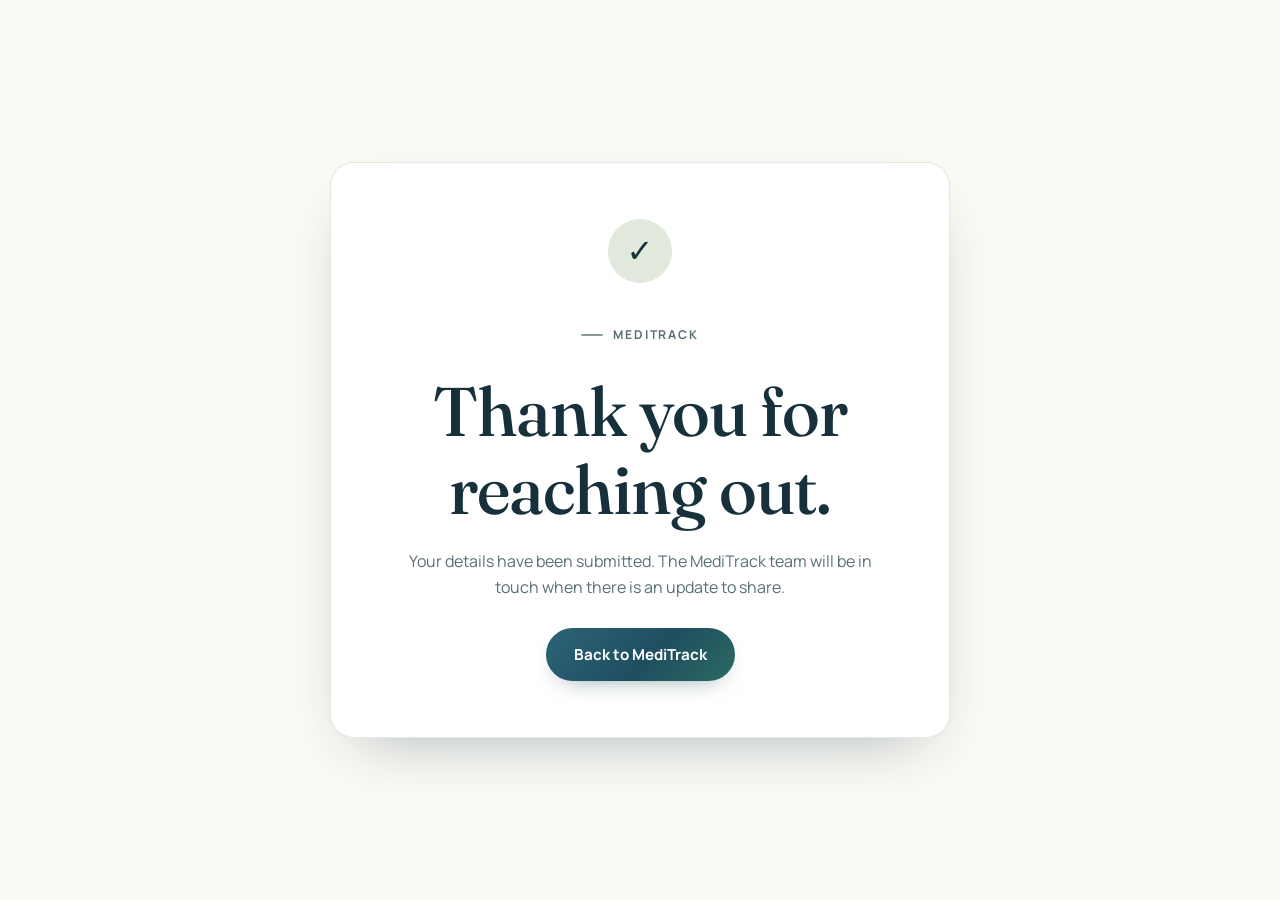
<file: thank-you.html>
<!doctype html>
<html lang="en">
<head>
  <meta charset="utf-8">
  <meta name="viewport" content="width=device-width, initial-scale=1">
  <meta name="theme-color" content="#143642">
  <title>Thank you — MediTrack</title>
  <link rel="icon" type="image/svg+xml" href="images/logo.svg">
  <link rel="preconnect" href="https://fonts.googleapis.com">
  <link rel="preconnect" href="https://fonts.gstatic.com" crossorigin>
  <link href="https://fonts.googleapis.com/css2?family=Fraunces:opsz,wght@9..144,500;9..144,600&family=Manrope:wght@400;500;600;700&display=swap" rel="stylesheet">
  <link rel="stylesheet" href="styles.css">
  <style>
    .thanks { min-height: 100vh; display: grid; place-items: center; padding: 32px 0; }
    .thanks__card { max-width: 620px; text-align: center; background: #fff; border: 1px solid var(--line); border-radius: 24px; padding: clamp(28px, 6vw, 56px); box-shadow: var(--shadow); }
    .thanks__mark { width: 64px; height: 64px; margin: 0 auto 24px; border-radius: 50%; display: grid; place-items: center; background: var(--sage-l); color: var(--teal); font-size: 2rem; }
    .thanks p { color: var(--muted); margin: 18px 0 28px; }
  </style>
</head>
<body>
  <main class="thanks">
    <section class="thanks__card">
      <div class="thanks__mark" aria-hidden="true">✓</div>
      <p class="eyebrow">MediTrack</p>
      <h1>Thank you for reaching out.</h1>
      <p>Your details have been submitted. The MediTrack team will be in touch when there is an update to share.</p>
      <a class="btn" href="/">Back to MediTrack</a>
    </section>
  </main>
</body>
</html>
</file>
<file: styles.css>
/* Layout: airy flow. Hero split with an interactive phone; tint band for the pill-box demo; deep teal band for the stepper; FAQ accordion; form + footer. */
:root{
  --bg:#fbfaf5; --paper:#ffffff; --tint:#f0f4ee; --card:#f8f7f1;
  --ink:#16313b; --muted:#587076; --line:#e3e8e0;
  --brand:#1f4e5f; --brand-2:#3f7f87; --sage:#7f9e7c; --sage-l:#e0e9dc; --eyebrow:#587a55;
  --btn-grad:linear-gradient(135deg,#2c6477 0%,#1f4e5f 55%,#2b6a63 100%); --btn-fg:#ffffff; --btn-shadow:rgba(20,54,66,.55);
  --ghost-line:#b9c7c9;
  --stat-grad:linear-gradient(135deg,#1f4e5f 0%,#2b6a63 100%);
  --band:#143642; --band-2:#0f2c37; --band-fg:#e9f0ee; --band-muted:#bdd0cd; --band-accent:#a9c2a6; --band-card:rgba(255,255,255,.06); --band-line:rgba(255,255,255,.16);
  --warn:#9a5f1b; --warn-bg:#f8ead4;
  --shadow:0 24px 60px -28px rgba(20,54,66,.38); --shadow-sm:0 8px 24px -16px rgba(20,54,66,.35);
  --radius:24px; --ease:cubic-bezier(.22,.7,.2,1);
  --display:"Fraunces",Georgia,serif; --body:"Manrope",system-ui,-apple-system,"Segoe UI",sans-serif;
  --logo:url("images/logo.png");
}
@media (prefers-color-scheme: dark){
  :root:not([data-theme="light"]){
    --bg:#0d1d24; --paper:#14303a; --tint:#102831; --card:#1a3844;
    --ink:#e9f0ec; --muted:#9db3b6; --line:#25444f;
    --brand:#d3e3d0; --brand-2:#82c3c4; --sage:#9bb998; --sage-l:#234350; --eyebrow:#a9c2a6;
    --btn-grad:linear-gradient(135deg,#b2cdaf 0%,#9bb998 60%,#8fc0b8 100%); --btn-fg:#0d1d24; --btn-shadow:rgba(0,0,0,.6);
    --ghost-line:#3a5b66;
    --stat-grad:linear-gradient(135deg,#1b4150 0%,#245a58 100%);
    --band:#0a171c; --band-2:#071218; --band-muted:#a9bfc1;
    --warn:#e3b676; --warn-bg:#3b2f1d;
    --shadow:0 24px 60px -28px rgba(0,0,0,.75); --shadow-sm:0 8px 24px -16px rgba(0,0,0,.7);
    color-scheme:dark;
  }
}
:root[data-theme="dark"]{
  --bg:#0d1d24; --paper:#14303a; --tint:#102831; --card:#1a3844;
  --ink:#e9f0ec; --muted:#9db3b6; --line:#25444f;
  --brand:#d3e3d0; --brand-2:#82c3c4; --sage:#9bb998; --sage-l:#234350; --eyebrow:#a9c2a6;
  --btn-grad:linear-gradient(135deg,#b2cdaf 0%,#9bb998 60%,#8fc0b8 100%); --btn-fg:#0d1d24; --btn-shadow:rgba(0,0,0,.6);
  --ghost-line:#3a5b66;
  --stat-grad:linear-gradient(135deg,#1b4150 0%,#245a58 100%);
  --band:#0a171c; --band-2:#071218; --band-muted:#a9bfc1;
  --warn:#e3b676; --warn-bg:#3b2f1d;
  --shadow:0 24px 60px -28px rgba(0,0,0,.75); --shadow-sm:0 8px 24px -16px rgba(0,0,0,.7);
  color-scheme:dark;
}
*{box-sizing:border-box;margin:0;padding:0}
html{scroll-behavior:smooth;scroll-padding-top:90px}
body{font-family:var(--body);font-size:16px;color:var(--ink);background:var(--bg);line-height:1.65;-webkit-font-smoothing:antialiased;overflow-x:clip;transition:background .4s,color .4s}
body::before{content:"";position:fixed;inset:0 0 auto;height:env(safe-area-inset-top,0px);z-index:80;background:var(--bg)}
a{color:inherit;text-decoration:none}
button{font:inherit;color:inherit}
:focus-visible{outline:2px solid var(--brand-2);outline-offset:3px;border-radius:8px}
.container{width:100%;max-width:1180px;margin-inline:auto;padding-left:max(20px,env(safe-area-inset-left,0px));padding-right:max(20px,env(safe-area-inset-right,0px))}
h1,h2,h3{font-family:var(--display);font-weight:500;line-height:1.14;letter-spacing:-.015em;text-wrap:balance}
h1{font-size:clamp(2.4rem,5.6vw,4.3rem)}
h1 em{font-style:italic;background:linear-gradient(100deg,var(--sage),var(--brand-2));-webkit-background-clip:text;background-clip:text;color:transparent;padding-right:.06em}
h2{font-size:clamp(1.8rem,3.5vw,2.7rem)}
h3{font-size:1.25rem}
.eyebrow{display:inline-flex;align-items:center;gap:10px;font-size:.76rem;letter-spacing:.16em;text-transform:uppercase;font-weight:700;color:var(--eyebrow);margin-bottom:16px}
.eyebrow::before{content:"";width:22px;height:2px;border-radius:2px;background:currentColor;opacity:.7}
.lead{font-size:1.1rem;color:var(--muted);max-width:56ch;margin-top:18px}

/* Scroll progress */
.scrollbar{position:fixed;top:env(safe-area-inset-top,0px);left:0;right:0;height:3px;z-index:90;pointer-events:none}
.scrollbar span{display:block;height:100%;width:100%;transform-origin:left;transform:scaleX(var(--p,0));background:linear-gradient(90deg,var(--sage),var(--brand-2))}

/* Buttons */
.btn{position:relative;overflow:hidden;display:inline-flex;align-items:center;justify-content:center;gap:10px;padding:14px 28px;border-radius:999px;background:var(--btn-grad);color:var(--btn-fg);font-weight:700;font-size:.95rem;border:0;cursor:pointer;box-shadow:0 10px 24px -14px var(--btn-shadow);transition:transform .35s var(--ease),box-shadow .35s var(--ease),filter .3s}
.btn:hover{transform:translateY(-3px);box-shadow:0 18px 30px -14px var(--btn-shadow);filter:brightness(1.06)}
.btn:active{transform:translateY(-1px) scale(.98)}
.btn svg{width:16px;height:16px;fill:none;stroke:currentColor;stroke-width:2;stroke-linecap:round;stroke-linejoin:round;transition:transform .35s var(--ease)}
.btn:hover svg{transform:translateX(4px)}
.btn--ghost{background:transparent;color:var(--brand);box-shadow:inset 0 0 0 1.5px var(--ghost-line)}
.btn--ghost:hover{background:var(--paper);filter:none;box-shadow:inset 0 0 0 1.5px var(--brand-2),var(--shadow-sm)}
.btn--small{padding:10px 20px;font-size:.88rem}
.btn[disabled]{opacity:.75;cursor:progress}
.ripple{position:absolute;border-radius:50%;background:currentColor;opacity:.22;transform:scale(0);pointer-events:none;animation:ripple .65s var(--ease) forwards}
@keyframes ripple{to{transform:scale(1);opacity:0}}
.spinner{width:16px;height:16px;border-radius:50%;border:2px solid currentColor;border-right-color:transparent;animation:spin .7s linear infinite}
@keyframes spin{to{transform:rotate(360deg)}}

/* Nav */
.nav{position:fixed;top:env(safe-area-inset-top,0px);left:0;right:0;z-index:70;transition:background .35s,box-shadow .35s}
.nav.scrolled{background:color-mix(in srgb,var(--bg) 86%,transparent);backdrop-filter:blur(16px);-webkit-backdrop-filter:blur(16px);box-shadow:0 1px 0 var(--line)}
.nav__inner{display:flex;align-items:center;justify-content:space-between;height:78px}
.brand{display:flex;align-items:center;gap:12px}
.logo{width:52px;height:52px;flex:none;border-radius:15px;background-color:#fbfaf5;background-image:var(--logo);background-size:contain;background-position:center;background-repeat:no-repeat;box-shadow:0 6px 16px -10px rgba(20,54,66,.5);transition:transform .5s var(--ease)}
.brand:hover .logo{transform:rotate(-6deg) scale(1.05)}
.brand__name{font-weight:800;font-size:1.15rem;color:var(--brand);letter-spacing:-.01em}
.brand__name span{color:var(--sage)}
.nav__links{display:flex;align-items:center;gap:26px;font-size:.92rem;font-weight:600}
.nav__links a:not(.btn){position:relative;color:var(--muted);transition:color .25s;padding-block:6px}
.nav__links a:not(.btn)::after{content:"";position:absolute;left:0;bottom:0;width:100%;height:2px;border-radius:2px;background:var(--sage);transform:scaleX(0);transform-origin:left;transition:transform .35s var(--ease)}
.nav__links a:not(.btn):hover,.nav__links a.active{color:var(--ink)}
.nav__links a:not(.btn):hover::after,.nav__links a.active::after{transform:scaleX(1)}
.icon-btn{width:42px;height:42px;border-radius:50%;border:1px solid var(--line);background:var(--paper);display:grid;place-items:center;cursor:pointer;transition:transform .35s var(--ease),border-color .3s,box-shadow .3s}
.icon-btn:hover{transform:rotate(18deg) scale(1.06);border-color:var(--brand-2);box-shadow:var(--shadow-sm)}
.icon-btn svg{width:19px;height:19px;fill:none;stroke:var(--brand);stroke-width:1.8;stroke-linecap:round;stroke-linejoin:round}
.icon-btn .moon{display:none}
:root[data-theme="dark"] .icon-btn .sun{display:none}
:root[data-theme="dark"] .icon-btn .moon{display:block}
@media (prefers-color-scheme: dark){
  :root:not([data-theme="light"]) .icon-btn .sun{display:none}
  :root:not([data-theme="light"]) .icon-btn .moon{display:block}
}
.nav__toggle{display:none;background:none;border:0;width:44px;height:44px;cursor:pointer;position:relative}
.nav__toggle span{position:absolute;left:11px;right:11px;height:2px;background:var(--brand);transition:transform .3s var(--ease),top .3s var(--ease)}
.nav__toggle span:first-child{top:18px}.nav__toggle span:last-child{top:26px}
.nav__toggle[aria-expanded="true"] span:first-child{top:22px;transform:rotate(45deg)}
.nav__toggle[aria-expanded="true"] span:last-child{top:22px;transform:rotate(-45deg)}

/* Hero */
.hero{position:relative;padding:158px 0 104px;overflow:hidden}
.blob{position:absolute;border-radius:50%;pointer-events:none;filter:blur(8px)}
.blob--a{right:-14%;top:-12%;width:62vw;height:62vw;max-width:780px;max-height:780px;background:radial-gradient(circle,color-mix(in srgb,var(--sage) 34%,transparent),transparent 68%);animation:drift 18s ease-in-out infinite}
.blob--b{left:-18%;bottom:-30%;width:50vw;height:50vw;max-width:620px;max-height:620px;background:radial-gradient(circle,color-mix(in srgb,var(--brand-2) 20%,transparent),transparent 68%);animation:drift 22s ease-in-out infinite reverse}
@keyframes drift{50%{transform:translate(-28px,22px) scale(1.05)}}
.hero__grid{display:grid;grid-template-columns:1.1fr .9fr;gap:60px;align-items:center;position:relative}
.hero__grid>*,.about>*,.cta>*,.stepper>*,.lab>*,.footer__grid>*{min-width:0}
.hero__cta{display:flex;flex-wrap:wrap;gap:14px;margin-top:36px}
.hero__tag{margin-top:44px;font-size:.76rem;letter-spacing:.2em;text-transform:uppercase;color:var(--muted);display:flex;align-items:center;gap:14px;flex-wrap:wrap;font-weight:600}
.hero__tag i{width:5px;height:5px;border-radius:50%;background:var(--sage);display:inline-block}

/* Interactive phone */
.hero__visual{position:relative;display:flex;justify-content:center;padding:22px 0}
.phone{width:min(330px,100%);background:var(--paper);border-radius:40px;padding:22px 18px 24px;box-shadow:var(--shadow),0 0 0 1px var(--line);display:grid;gap:14px;animation:float 8s ease-in-out infinite;transition:box-shadow .4s}
.phone:hover{animation-play-state:paused;box-shadow:0 34px 70px -28px rgba(20,54,66,.5),0 0 0 1px var(--line)}
.phone__bar{display:flex;align-items:center;justify-content:space-between;color:var(--brand);padding:0 4px}
.phone__bar .dot{width:22px;height:3px;background:var(--brand);border-radius:2px;box-shadow:0 6px 0 var(--brand),0 -6px 0 var(--brand)}
.phone__bar .bell{position:relative;width:18px;height:18px;border:2px solid var(--brand);border-radius:9px 9px 3px 3px;transform-origin:50% 0;animation:ring 5s ease-in-out infinite 2s}
.phone__bar .bell::after{content:"";position:absolute;right:-5px;top:-5px;width:8px;height:8px;border-radius:50%;background:var(--sage);box-shadow:0 0 0 2px var(--paper)}
@keyframes ring{0%,8%,100%{transform:rotate(0)}2%{transform:rotate(14deg)}4%{transform:rotate(-12deg)}6%{transform:rotate(8deg)}}
.card{background:var(--card);border-radius:18px;padding:16px;font-size:.9rem}
.card--greet{background:linear-gradient(135deg,var(--sage-l),color-mix(in srgb,var(--sage-l) 40%,var(--card)))}
.muted{color:var(--muted);font-size:.82rem}
.row{display:flex;justify-content:space-between;margin-bottom:10px}
.link{font-size:.8rem;color:var(--brand);font-weight:700}
.med{display:flex;gap:12px;align-items:center}
.pill{width:46px;height:46px;border-radius:14px;background:var(--paper);position:relative;flex:none;box-shadow:var(--shadow-sm)}
.pill::after{content:"";position:absolute;inset:13px 8px;border-radius:10px;background:linear-gradient(90deg,var(--sage) 50%,#f1efe6 50%);transform:rotate(-35deg);transition:transform .6s var(--ease)}
.phone:hover .pill::after{transform:rotate(145deg)}
.take{margin-top:12px;width:100%;display:flex;align-items:center;justify-content:center;gap:8px;background:var(--btn-grad);color:var(--btn-fg);border:0;padding:11px;border-radius:14px;font-weight:700;font-size:.86rem;cursor:pointer;transition:transform .3s var(--ease),filter .3s}
.take:hover{filter:brightness(1.07);transform:translateY(-1px)}
.take:active{transform:scale(.97)}
.take svg{width:16px;height:16px;fill:none;stroke:currentColor;stroke-width:2.4;stroke-linecap:round;stroke-linejoin:round;display:none}
.take.done{background:var(--sage-l);color:var(--brand);box-shadow:inset 0 0 0 1.5px var(--sage)}
.take.done svg{display:block;stroke-dasharray:24;animation:draw .5s var(--ease) both}
@keyframes draw{from{stroke-dashoffset:24}}
.card--row{display:flex;justify-content:space-between;align-items:center;gap:12px}
.big{font-family:var(--display);font-size:1.6rem;font-variant-numeric:tabular-nums}
.progress{width:84px;height:8px;background:var(--sage-l);border-radius:8px;overflow:hidden;box-shadow:inset 0 0 0 1px var(--line)}
.progress span{display:block;height:100%;width:50%;background:linear-gradient(90deg,var(--sage),var(--brand-2));border-radius:8px;transition:width .8s var(--ease);animation:grow 1.6s var(--ease) .6s backwards}
.chip{position:absolute;background:var(--paper);padding:10px 16px;border-radius:999px;font-size:.8rem;font-weight:700;box-shadow:var(--shadow);border:1px solid var(--line);color:var(--brand);transition:transform .4s var(--ease)}
.chip--a{top:3%;right:-2%;animation:float 6s ease-in-out infinite .6s}
.chip--b{bottom:9%;left:-3%;animation:float 8s ease-in-out infinite 1s}
.chip__dot{display:inline-block;width:8px;height:8px;background:var(--sage);border-radius:50%;margin-right:8px;box-shadow:0 0 0 0 color-mix(in srgb,var(--sage) 60%,transparent);animation:pulse 2s infinite}
@keyframes pulse{70%{box-shadow:0 0 0 9px transparent}100%{box-shadow:0 0 0 0 transparent}}
.hint{position:absolute;bottom:-4px;left:50%;transform:translateX(-50%);font-size:.74rem;color:var(--muted);white-space:nowrap;font-weight:600}
@keyframes float{50%{transform:translateY(-10px)}}
@keyframes grow{from{width:0}}
@keyframes fade{from{opacity:0}}

/* Sections */
.section{padding-block:108px}
.section--tint{background:var(--tint)}
.section--dark{background:radial-gradient(120% 90% at 85% 0%,var(--band) 0%,var(--band-2) 100%);color:var(--band-fg)}
.section--dark .eyebrow{color:var(--band-accent)}
.section__head{max-width:700px;margin-bottom:56px}
.grid{display:grid;gap:22px}
.grid--3{grid-template-columns:repeat(3,minmax(0,1fr))}

/* Cards with cursor spotlight */
.tile,.feature{position:relative;overflow:hidden;background:var(--paper);border:1px solid var(--line);border-radius:var(--radius);padding:32px;transition:transform .45s var(--ease),box-shadow .45s var(--ease),border-color .3s}
.tile::before,.feature::before{content:"";position:absolute;inset:0;z-index:0;pointer-events:none;opacity:0;transition:opacity .4s;background:radial-gradient(320px circle at var(--mx,50%) var(--my,50%),color-mix(in srgb,var(--sage) 22%,transparent),transparent 70%)}
.tile:hover::before,.feature:hover::before{opacity:1}
.tile>*,.feature>*{position:relative;z-index:1}
.tile:hover,.feature:hover{transform:translateY(-6px);box-shadow:var(--shadow);border-color:color-mix(in srgb,var(--sage) 55%,var(--line))}
.tile h3,.feature h3{margin-bottom:10px}
.tile p,.feature p{color:var(--muted);font-size:.97rem}
.tile__n{display:inline-grid;place-items:center;width:38px;height:38px;border-radius:12px;background:var(--sage-l);color:var(--brand);font-family:var(--display);font-size:1.1rem;margin-bottom:18px}
.icon{width:54px;height:54px;border-radius:16px;background:var(--sage-l);display:grid;place-items:center;margin-bottom:22px;transition:background .35s,transform .5s var(--ease)}
.icon svg{width:25px;height:25px;fill:none;stroke:var(--brand);stroke-width:1.7;stroke-linecap:round;stroke-linejoin:round;transition:stroke .3s}
.feature:hover .icon{background:var(--btn-grad);transform:rotate(-6deg) scale(1.06)}
.feature:hover .icon svg{stroke:var(--btn-fg)}
.more{margin-top:18px;display:inline-flex;align-items:center;gap:8px;background:none;border:0;cursor:pointer;color:var(--brand);font-weight:700;font-size:.88rem;padding:6px 0}
.more svg{width:15px;height:15px;fill:none;stroke:currentColor;stroke-width:2;stroke-linecap:round;stroke-linejoin:round;transition:transform .35s var(--ease)}
.more:hover svg{transform:translateX(5px)}

.stat{display:flex;align-items:center;gap:40px;background:var(--stat-grad);color:#fff;border-radius:var(--radius);padding:44px 48px;margin-bottom:22px;box-shadow:var(--shadow);position:relative;overflow:hidden}
.stat::after{content:"";position:absolute;right:-60px;top:-80px;width:280px;height:280px;border-radius:50%;background:radial-gradient(circle,rgba(255,255,255,.14),transparent 70%)}
.stat__num{font-family:var(--display);font-size:clamp(3.4rem,7.5vw,5.4rem);line-height:1;color:#d4e6d0;font-variant-numeric:tabular-nums;min-width:2.6ch}
.stat p{font-size:1.15rem;max-width:46ch;position:relative;z-index:1}
.stat small{display:flex;align-items:center;gap:8px;margin-top:12px;opacity:.85;font-size:.8rem}

/* Tooltips */
.tip{position:relative;display:inline-grid;place-items:center;width:20px;height:20px;border-radius:50%;border:1px solid currentColor;background:none;cursor:help;font-size:.7rem;font-weight:800;font-family:var(--body);flex:none;opacity:.85}
.tip::after{content:attr(data-tip);display:none;position:absolute;bottom:calc(100% + 10px);left:-8px;width:max-content;max-width:min(230px,70vw);background:var(--ink);color:var(--bg);padding:9px 13px;border-radius:12px;font-size:.78rem;font-weight:600;line-height:1.45;text-align:left;pointer-events:none;z-index:20}
.tip--end::after{left:auto;right:-8px}
.tip:hover::after,.tip:focus-visible::after{display:block;animation:tipIn .3s var(--ease) both}
@keyframes tipIn{from{opacity:0;transform:translateY(5px)}}

/* Pill-box lab */
.lab{display:grid;grid-template-columns:1.4fr .6fr;gap:24px;align-items:stretch}
.lab__box{background:var(--paper);border:1px solid var(--line);border-radius:var(--radius);padding:28px;box-shadow:var(--shadow)}
.lab__tag{display:inline-block;margin-bottom:18px;padding:5px 12px;border-radius:999px;background:var(--sage-l);color:var(--brand);font-size:.74rem;font-weight:800;letter-spacing:.06em;text-transform:uppercase}
.pillbox{display:grid;grid-template-columns:auto repeat(7,minmax(0,1fr));gap:8px;align-items:center}
.pillbox__day{text-align:center;font-size:.74rem;font-weight:800;letter-spacing:.08em;text-transform:uppercase;color:var(--muted)}
.pillbox__time{font-size:.74rem;font-weight:700;color:var(--muted);padding-right:6px}
.slot{aspect-ratio:1;min-width:0;width:100%;border-radius:14px;border:1.5px dashed var(--ghost-line);background:var(--card);cursor:pointer;display:grid;place-items:center;transition:transform .3s var(--ease),background .3s,border-color .3s,box-shadow .3s}
.slot:hover{transform:translateY(-3px) scale(1.06);border-color:var(--brand-2);box-shadow:var(--shadow-sm)}
.slot svg{width:52%;height:52%;fill:none;stroke:currentColor;stroke-width:2.6;stroke-linecap:round;stroke-linejoin:round;opacity:0;transform:scale(.4);transition:opacity .3s,transform .4s var(--ease)}
.slot[data-state="taken"]{border-style:solid;border-color:transparent;background:var(--btn-grad);color:var(--btn-fg)}
.slot[data-state="taken"] svg{opacity:1;transform:none}
.slot[data-state="missed"]{border-style:solid;border-color:color-mix(in srgb,var(--warn) 50%,transparent);background:var(--warn-bg);color:var(--warn)}
.slot[data-state="missed"] svg{opacity:1;transform:none}
.slot .x{display:none}
.slot[data-state="missed"] .x{display:block}
.slot[data-state="missed"] .ok{display:none}
.legend{display:flex;flex-wrap:wrap;gap:8px 20px;margin-top:22px;font-size:.8rem;color:var(--muted);font-weight:600}
.legend span{display:inline-flex;align-items:center;gap:8px}
.legend i{width:14px;height:14px;border-radius:5px;display:inline-block;border:1.5px dashed var(--ghost-line)}
.legend .l-taken{background:var(--btn-grad);border:0}
.legend .l-missed{background:var(--warn-bg);border:1.5px solid color-mix(in srgb,var(--warn) 50%,transparent)}
.lab__side{background:var(--paper);border:1px solid var(--line);border-radius:var(--radius);padding:28px;display:flex;flex-direction:column;align-items:center;justify-content:center;gap:18px;text-align:center}
.ring{position:relative;width:min(190px,100%);aspect-ratio:1}
.ring svg{width:100%;height:100%;transform:rotate(-90deg)}
.ring circle{fill:none;stroke-width:11;stroke-linecap:round}
.ring .bg{stroke:var(--sage-l)}
.ring .fg{stroke:url(#ringGrad);stroke-dasharray:327;stroke-dashoffset:327;transition:stroke-dashoffset 1s var(--ease)}
.ring__text{position:absolute;inset:0;display:grid;place-content:center;gap:2px}
.ring__text b{font-family:var(--display);font-size:2.6rem;font-weight:500;line-height:1;font-variant-numeric:tabular-nums}
.ring__text span{font-size:.76rem;color:var(--muted);font-weight:600}
.lab__msg{font-size:.95rem;color:var(--muted);min-height:3em}
.lab__msg b{color:var(--ink)}

/* Stepper */
.stepper{display:grid;grid-template-columns:.85fr 1.15fr;gap:48px;align-items:start}
.tabs{display:grid;gap:10px}
.tab{display:flex;align-items:center;gap:16px;text-align:left;padding:18px 20px;border-radius:18px;border:1px solid transparent;background:transparent;cursor:pointer;color:var(--band-muted);transition:background .3s,border-color .3s,color .3s,transform .35s var(--ease)}
.tab:hover{background:var(--band-card);transform:translateX(4px)}
.tab[aria-selected="true"]{background:var(--band-card);border-color:var(--band-line);color:#fff}
.tab__n{flex:none;width:40px;height:40px;border-radius:50%;display:grid;place-items:center;font-family:var(--display);font-size:1.05rem;border:1px solid var(--band-line);transition:background .3s,color .3s,border-color .3s}
.tab[aria-selected="true"] .tab__n{background:var(--band-accent);color:#0f2c37;border-color:transparent}
.tab b{display:block;font-family:var(--display);font-weight:500;font-size:1.12rem}
.tab small{display:block;font-size:.86rem;opacity:.85;line-height:1.4;margin-top:2px}
.stepper__bar{height:3px;border-radius:3px;background:var(--band-line);margin-top:18px;overflow:hidden}
.stepper__bar span{display:block;height:100%;width:25%;background:var(--band-accent);border-radius:3px;transition:width .6s var(--ease)}
.panel{background:var(--band-card);border:1px solid var(--band-line);border-radius:var(--radius);padding:34px;min-height:340px;display:grid;align-content:center;gap:22px}
.panel[hidden]{display:none}
.panel.in{animation:panelIn .6s var(--ease) both}
@keyframes panelIn{from{opacity:0;transform:translateY(14px)}}
.panel h3{color:#fff}
.panel>p{color:var(--band-muted);max-width:46ch}
.mini{background:var(--paper);color:var(--ink);border-radius:20px;padding:18px;display:grid;gap:10px;box-shadow:0 20px 40px -24px rgba(0,0,0,.6)}
.mini__row{display:flex;align-items:center;gap:12px;padding:10px 12px;border-radius:14px;background:var(--card);font-size:.88rem}
.mini__row b{font-weight:700}
.mini__row span{margin-left:auto;color:var(--muted);font-size:.8rem;font-variant-numeric:tabular-nums}
.mini__dot{width:10px;height:10px;border-radius:50%;background:var(--sage);flex:none}
.mini__dot.warn{background:var(--warn)}
.wave{display:flex;align-items:center;gap:3px;height:22px}
.wave i{width:3px;border-radius:3px;background:var(--brand-2);height:30%;animation:wave 1.1s ease-in-out infinite}
.wave i:nth-child(2){animation-delay:.12s}.wave i:nth-child(3){animation-delay:.24s}.wave i:nth-child(4){animation-delay:.36s}.wave i:nth-child(5){animation-delay:.48s}.wave i:nth-child(6){animation-delay:.6s}
@keyframes wave{50%{height:100%}}

/* About */
.about{display:grid;grid-template-columns:1.1fr .9fr;gap:64px;align-items:center}
.about p:not(.eyebrow){color:var(--muted);margin-top:18px}
.proof{display:grid;gap:14px}
.proof>div{display:flex;align-items:center;gap:22px;background:var(--paper);border:1px solid var(--line);border-radius:var(--radius);padding:22px 28px;transition:transform .45s var(--ease),box-shadow .45s var(--ease)}
.proof>div:hover{transform:translateX(8px);box-shadow:var(--shadow-sm)}
.proof b{font-family:var(--display);font-size:2.5rem;font-weight:500;color:var(--brand);min-width:80px;font-variant-numeric:tabular-nums;line-height:1}
.proof span.t{color:var(--muted);font-size:.93rem;flex:1}

/* FAQ */
.faq{display:grid;gap:12px;max-width:820px}
.qa{background:var(--paper);border:1px solid var(--line);border-radius:20px;transition:border-color .3s,box-shadow .3s}
.qa:hover{border-color:color-mix(in srgb,var(--sage) 55%,var(--line))}
.qa.open{box-shadow:var(--shadow-sm)}
.qa button{width:100%;display:flex;align-items:center;justify-content:space-between;gap:16px;text-align:left;padding:20px 24px;background:none;border:0;cursor:pointer;font-weight:700;font-size:1rem}
.qa .plus{flex:none;width:30px;height:30px;border-radius:50%;background:var(--sage-l);display:grid;place-items:center;transition:transform .4s var(--ease),background .3s}
.qa .plus svg{width:14px;height:14px;fill:none;stroke:var(--brand);stroke-width:2.2;stroke-linecap:round}
.qa.open .plus{transform:rotate(135deg);background:var(--btn-grad)}
.qa.open .plus svg{stroke:var(--btn-fg)}
.qa__a{display:grid;grid-template-rows:0fr;transition:grid-template-rows .45s var(--ease)}
.qa.open .qa__a{grid-template-rows:1fr}
.qa__a>div{overflow:hidden}
.qa__a p{padding:0 24px 22px;color:var(--muted);max-width:64ch}

/* CTA + form */
.cta{display:grid;grid-template-columns:1fr 1fr;gap:64px;align-items:center}
.form{background:var(--paper);border:1px solid var(--line);border-radius:var(--radius);padding:36px;display:grid;gap:20px;box-shadow:var(--shadow)}
.field{display:grid;gap:8px;font-size:.85rem;font-weight:700;color:var(--brand)}
.field input,.field select{font:inherit;font-weight:500;color:var(--ink);padding:14px 16px;border:1.5px solid var(--line);border-radius:14px;background:var(--card);transition:border-color .25s,box-shadow .25s,background .25s;width:100%}
.field input:hover,.field select:hover{border-color:var(--ghost-line)}
.field input:focus,.field select:focus{outline:none;border-color:var(--brand-2);background:var(--paper);box-shadow:0 0 0 4px color-mix(in srgb,var(--brand-2) 22%,transparent)}
.field.err input{border-color:var(--warn);animation:shake .4s}
.field .e{min-height:0;font-size:.78rem;font-weight:600;color:var(--warn)}
@keyframes shake{25%{transform:translateX(-5px)}75%{transform:translateX(5px)}}
.form__msg{min-height:1.4em;font-size:.9rem;color:var(--brand);font-weight:600}

/* Footer */
.footer{background:var(--band-2);color:var(--band-muted);padding-block:64px 36px;font-size:.92rem}
.footer__grid{display:grid;grid-template-columns:1.4fr 1fr 1fr;gap:40px}
.footer .brand__name{color:#fff}
.footer .logo{width:56px;height:56px}
.footer h4{font-size:.74rem;letter-spacing:.16em;text-transform:uppercase;color:var(--band-accent);margin-bottom:14px;font-weight:800}
.footer ul{list-style:none;display:grid;gap:8px}
.footer ul a{transition:color .25s,padding-left .3s var(--ease)}
.footer ul a:hover{color:#fff;padding-left:6px}
.footer__tag{margin-top:16px;max-width:34ch}
.footer__base{margin-top:44px;padding-top:22px;border-top:1px solid var(--band-line);font-size:.8rem;opacity:.75}

/* Modal */
.modal{border:0;padding:0;background:transparent;margin:auto;max-width:min(520px,calc(100vw - 32px));width:100%;overflow:visible;color:var(--ink)}
.modal::backdrop{background:rgba(10,23,28,.55);backdrop-filter:blur(6px);opacity:0;transition:opacity .3s}
.modal.show::backdrop{opacity:1}
.modal__card{position:relative;background:var(--paper);border:1px solid var(--line);border-radius:28px;padding:36px;box-shadow:0 40px 80px -30px rgba(0,0,0,.6);opacity:0;transform:translateY(18px) scale(.97);transition:opacity .3s,transform .45s var(--ease)}
.modal.show .modal__card{opacity:1;transform:none}
.modal__close{position:absolute;right:16px;top:16px}
.modal h3{font-size:1.6rem;margin-bottom:10px}
.modal p{color:var(--muted)}
.modal ul{list-style:none;display:grid;gap:10px;margin:20px 0 26px}
.modal li{display:flex;gap:12px;align-items:flex-start;font-size:.95rem}
.modal li svg{flex:none;width:20px;height:20px;margin-top:2px;padding:3px;border-radius:50%;background:var(--sage-l);fill:none;stroke:var(--brand);stroke-width:3;stroke-linecap:round;stroke-linejoin:round}

/* Toast + back to top */
.toast{position:fixed;left:50%;bottom:calc(24px + env(safe-area-inset-bottom,0px));transform:translate(-50%,30px);opacity:0;pointer-events:none;z-index:100;background:var(--ink);color:var(--bg);padding:14px 22px;border-radius:999px;font-weight:600;font-size:.9rem;box-shadow:0 20px 40px -16px rgba(0,0,0,.5);transition:opacity .35s,transform .5s var(--ease);max-width:calc(100vw - 32px);text-align:center}
.toast.show{opacity:1;transform:translate(-50%,0)}
.totop{position:fixed;right:max(20px,env(safe-area-inset-right,0px));bottom:calc(24px + env(safe-area-inset-bottom,0px));z-index:60;width:48px;height:48px;border-radius:50%;border:0;background:var(--btn-grad);color:var(--btn-fg);display:grid;place-items:center;cursor:pointer;box-shadow:0 14px 28px -12px var(--btn-shadow);opacity:0;transform:translateY(16px);pointer-events:none;transition:opacity .35s,transform .45s var(--ease)}
.totop.show{opacity:1;transform:none;pointer-events:auto}
.totop:hover{transform:translateY(-4px)}
.totop svg{width:20px;height:20px;fill:none;stroke:currentColor;stroke-width:2.4;stroke-linecap:round;stroke-linejoin:round}

/* ================= Live demo (start) ================= */
/* Desktop: control bar on top, then schedule | patient phone | family phone */
.demo{display:grid;gap:22px;grid-template-columns:1.05fr .95fr .9fr;grid-template-areas:"bar bar bar" "mgr pat fam";align-items:start}
.demo>*{min-width:0}
.demo__bar{grid-area:bar}.demo__manager{grid-area:mgr}.demo__patient{grid-area:pat}.demo__family{grid-area:fam}
.dh{font-family:var(--body);font-size:.74rem;letter-spacing:.14em;text-transform:uppercase;font-weight:800;color:var(--muted);margin-bottom:10px}
.dnote{font-size:.85rem;color:var(--muted);margin-top:8px}
.dnote--foot{margin-top:22px;max-width:70ch}

/* Control bar */
.demo__bar{display:flex;flex-wrap:wrap;align-items:center;gap:18px 32px;background:var(--paper);border:1px solid var(--line);border-radius:var(--radius);padding:20px 26px;box-shadow:var(--shadow)}
.clock{display:grid;gap:2px;min-width:7.2ch}
.clock__time{font-family:var(--display);font-size:2.5rem;line-height:1;font-variant-numeric:tabular-nums;color:var(--brand)}
.clock__day{font-size:.72rem;font-weight:800;letter-spacing:.14em;text-transform:uppercase;color:var(--muted)}
.demo__ctrl,.demo__opts{display:flex;flex-wrap:wrap;align-items:center;gap:10px 14px}
.demo__opts{margin-left:auto}
.btn .i-pause{display:none}
.btn.is-running .i-pause{display:block}
.btn.is-running .i-play{display:none}
.btn:hover .i-play,.btn:hover .i-pause{transform:none}
.seg{display:inline-flex;padding:4px;border-radius:999px;background:var(--card);border:1px solid var(--line)}
.seg button{border:0;background:none;padding:7px 14px;border-radius:999px;font-weight:700;font-size:.82rem;color:var(--muted);cursor:pointer;transition:background .3s,color .3s,box-shadow .3s}
.seg button:hover{color:var(--ink)}
.seg button[aria-pressed="true"]{background:var(--paper);color:var(--brand);box-shadow:var(--shadow-sm)}
.sel{display:flex;align-items:center;gap:10px;font-size:.82rem;font-weight:700;color:var(--muted)}
.sel select{font:inherit;font-weight:600;color:var(--ink);padding:9px 12px;border:1.5px solid var(--line);border-radius:12px;background:var(--card);cursor:pointer;transition:border-color .25s}
.sel select:hover{border-color:var(--ghost-line)}
.sel select:focus{outline:none;border-color:var(--brand-2)}
.switch{display:inline-flex;align-items:center;gap:10px;background:none;border:0;cursor:pointer;font-weight:700;font-size:.82rem;color:var(--muted)}
.switch i{width:42px;height:24px;border-radius:99px;background:var(--line);position:relative;transition:background .3s;flex:none}
.switch i::after{content:"";position:absolute;left:3px;top:3px;width:18px;height:18px;border-radius:50%;background:#fff;box-shadow:0 2px 4px rgba(0,0,0,.25);transition:transform .35s var(--ease)}
.switch[aria-checked="true"] i{background:var(--brand-2)}
.switch[aria-checked="true"] i::after{transform:translateX(18px)}

/* Cards and phones */
.dcard{background:var(--paper);border:1px solid var(--line);border-radius:var(--radius);padding:26px;box-shadow:var(--shadow)}
.dcard h3{font-size:1.35rem}
.dphone{background:var(--paper);border:1px solid var(--line);border-radius:32px;padding:16px;box-shadow:var(--shadow)}
.dphone__head{display:flex;justify-content:space-between;align-items:center;gap:10px;padding:4px 8px 14px;font-size:.78rem;color:var(--muted);font-weight:700}
.dphone__head b{color:var(--brand);font-size:.92rem}
.dphone__screen{background:var(--card);border-radius:22px;padding:14px;min-height:440px;display:grid;align-content:start;gap:16px}

/* Reminder area on the patient's phone */
.dalert{display:grid;gap:10px}
.dnext{display:flex;gap:12px;align-items:center;padding:14px;border-radius:18px;background:var(--paper);border:1.5px dashed var(--ghost-line);font-size:.88rem;color:var(--muted);line-height:1.5}
.dnext b{color:var(--ink)}
.dnext svg{flex:none;width:22px;height:22px;fill:none;stroke:var(--brand-2);stroke-width:1.8;stroke-linecap:round;stroke-linejoin:round}
.due{display:grid;gap:12px;padding:18px;border-radius:22px;background:var(--btn-grad);color:var(--btn-fg);box-shadow:0 20px 34px -20px var(--btn-shadow);animation:dueIn .55s var(--ease) both}
@keyframes dueIn{from{opacity:0;transform:translateY(12px) scale(.97)}}
.due__top{display:flex;align-items:center;gap:12px}
.due__bell{flex:none;width:40px;height:40px;border-radius:50%;display:grid;place-items:center;background:color-mix(in srgb,var(--btn-fg) 18%,transparent);animation:pulseRing 1.8s infinite}
@keyframes pulseRing{70%{box-shadow:0 0 0 12px transparent}0%{box-shadow:0 0 0 0 color-mix(in srgb,var(--btn-fg) 40%,transparent)}}
.due__bell svg{width:20px;height:20px;fill:none;stroke:currentColor;stroke-width:1.9;stroke-linecap:round;stroke-linejoin:round}
.due__k{font-size:.72rem;font-weight:800;letter-spacing:.12em;text-transform:uppercase;opacity:.85}
.due__txt{font-family:var(--display);font-size:1.2rem;line-height:1.3;overflow-wrap:anywhere}
.due__bar{height:4px;border-radius:4px;background:color-mix(in srgb,var(--btn-fg) 25%,transparent);overflow:hidden}
.due__bar span{display:block;height:100%;width:100%;background:var(--btn-fg);border-radius:4px;transition:width 1s linear}
.due__btns{display:flex;gap:10px}
.due__btns button{flex:1;padding:11px 14px;border-radius:14px;font-weight:800;font-size:.9rem;cursor:pointer;transition:transform .3s var(--ease),filter .3s}
.due__btns button:hover{transform:translateY(-2px)}
.due__btns button:active{transform:scale(.97)}
.due__take{border:0;background:var(--btn-fg);color:var(--brand)}
.due__skip{border:1.5px solid color-mix(in srgb,var(--btn-fg) 55%,transparent);background:transparent;color:inherit}

/* Today's list */
.dlist{list-style:none;display:grid;gap:8px}
.ditem{display:flex;align-items:center;gap:12px;padding:12px 14px;border-radius:16px;background:var(--paper);border:1px solid var(--line);font-size:.88rem;transition:border-color .3s,background .3s,box-shadow .3s,opacity .3s}
.ditem .n{min-width:0;flex:1}
.ditem b{display:block;overflow-wrap:anywhere}
.ditem small{color:var(--muted);font-size:.76rem;font-variant-numeric:tabular-nums}
.st{flex:none;padding:4px 10px;border-radius:999px;font-size:.68rem;font-weight:800;letter-spacing:.05em;text-transform:uppercase;background:var(--card);color:var(--muted)}
.ditem[data-s="due"]{border-color:var(--brand-2);box-shadow:0 0 0 3px color-mix(in srgb,var(--brand-2) 18%,transparent)}
.ditem[data-s="due"] .st{background:var(--btn-grad);color:var(--btn-fg)}
.ditem[data-s="taken"] .st{background:var(--sage-l);color:var(--brand)}
.ditem[data-s="missed"]{background:var(--warn-bg);border-color:color-mix(in srgb,var(--warn) 40%,transparent)}
.ditem[data-s="missed"] .st{background:transparent;color:var(--warn)}
.ditem[data-s="later"]{opacity:.6}
.dsum{display:flex;align-items:center;justify-content:space-between;gap:14px;font-size:.84rem;font-weight:700;color:var(--muted)}
.dsum .progress{flex:none}

/* Family messages */
.msgs{display:grid;gap:10px;align-content:start;max-height:430px;overflow-y:auto;padding-right:2px}
.msg{max-width:94%;padding:11px 14px;border-radius:18px 18px 18px 6px;background:var(--paper);border:1px solid var(--line);font-size:.86rem;line-height:1.5;animation:msgIn .5s var(--ease) both;overflow-wrap:anywhere}
.msg b{display:block;font-size:.68rem;letter-spacing:.08em;text-transform:uppercase;margin-bottom:2px;color:var(--brand)}
.msg small{display:block;margin-top:4px;color:var(--muted);font-size:.7rem;font-weight:600;font-variant-numeric:tabular-nums}
.msg--miss{background:var(--warn-bg);border-color:color-mix(in srgb,var(--warn) 40%,transparent)}
.msg--miss b{color:var(--warn)}
.msg--refill{background:var(--sage-l);border-color:transparent}
@keyframes msgIn{from{opacity:0;transform:translateY(12px) scale(.97)}}

/* Schedule manager */
.dmeds{list-style:none;display:grid;gap:10px;margin:16px 0 26px}
.dmed{display:grid;grid-template-columns:minmax(0,1fr) auto;gap:6px 12px;align-items:center;padding:12px 14px;border-radius:16px;background:var(--card);border:1px solid transparent;transition:border-color .3s,transform .35s var(--ease)}
.dmed:hover{border-color:var(--line);transform:translateX(3px)}
.dmed b{display:block;font-size:.95rem;overflow-wrap:anywhere}
.dmed small{color:var(--muted);font-size:.8rem;font-variant-numeric:tabular-nums}
.dmed__acts{display:flex;gap:6px;flex-wrap:wrap;justify-content:flex-end}
.mini-btn{border:1px solid var(--line);background:var(--paper);color:var(--brand);border-radius:999px;padding:6px 12px;font-size:.74rem;font-weight:800;cursor:pointer;transition:border-color .25s,transform .3s var(--ease)}
.mini-btn:hover{border-color:var(--brand-2);transform:translateY(-1px)}
.low{color:var(--warn);font-weight:800}
.dempty{padding:16px;border-radius:16px;background:var(--card);color:var(--muted);font-size:.9rem}
.dform{display:grid;gap:14px}
.dform__row{display:grid;grid-template-columns:repeat(2,minmax(0,1fr));gap:12px}
.dform .btn{justify-self:start}

@media (max-width:1100px){
  .demo{grid-template-columns:repeat(2,minmax(0,1fr));grid-template-areas:"bar bar" "pat fam" "mgr mgr"}
  .demo__opts{margin-left:0}
}
@media (max-width:700px){
  .demo{grid-template-columns:minmax(0,1fr);grid-template-areas:"bar" "pat" "fam" "mgr"}
  .demo__bar{padding:18px}
  .dcard{padding:20px}
  .dphone__screen{min-height:0}
  .msgs{max-height:340px}
  .dform__row{grid-template-columns:minmax(0,1fr)}
}
/* ================= Live demo (end) ================= */

/* Reveal: visible at rest, drifts into place */
.reveal{transform:translateY(20px);transition:transform .9s var(--ease) var(--d,0s)}
.reveal.in{transform:none}
.hero .reveal{animation:fade .9s var(--ease) var(--d,0s) both}

@media (max-width:1020px){
  .hero{padding:124px 0 76px}
  .hero__grid,.about,.cta,.stepper,.lab{grid-template-columns:minmax(0,1fr);gap:44px}
  .grid--3{grid-template-columns:repeat(2,minmax(0,1fr))}
  .section{padding-block:80px}
  .stat{flex-direction:column;align-items:flex-start;gap:16px;padding:34px}
  .footer__grid{grid-template-columns:1fr 1fr}
  .footer__grid>:first-child{grid-column:1/-1}
  .nav__toggle{display:block}
  .nav__links{position:absolute;top:78px;left:0;right:0;flex-direction:column;align-items:stretch;gap:0;background:var(--bg);padding:8px max(20px,env(safe-area-inset-right,0px)) 22px max(20px,env(safe-area-inset-left,0px));border-bottom:1px solid var(--line);box-shadow:var(--shadow);opacity:0;visibility:hidden;transform:translateY(-8px);transition:all .3s var(--ease)}
  .nav__links.open{opacity:1;visibility:visible;transform:none}
  .nav__links a:not(.btn){padding:15px 4px;border-bottom:1px solid var(--line)}
  .nav__links a:not(.btn)::after{display:none}
  .nav__links .btn{margin-top:16px}
  .nav__links .icon-btn{margin-top:14px;align-self:flex-start}
}
@media (max-width:600px){
  .grid--3{grid-template-columns:minmax(0,1fr)}
  .logo{width:44px;height:44px}
  .chip--a{right:0}.chip--b{left:0}
  .form,.lab__box,.lab__side,.panel{padding:22px}
  .modal__card{padding:28px 22px}
  .pillbox{gap:6px}
  .pillbox__time{font-size:.66rem;padding-right:2px}
  .slot{border-radius:10px}
  .tab{padding:14px}
  .footer__grid{grid-template-columns:minmax(0,1fr)}
  .proof>div{padding:18px 20px;gap:16px}
  .proof b{min-width:62px;font-size:2.1rem}
}
@media (prefers-reduced-motion:reduce){
  *,*::before,*::after{animation:none!important;transition:none!important}
  .reveal{transform:none}
  html{scroll-behavior:auto}
}
</file>
